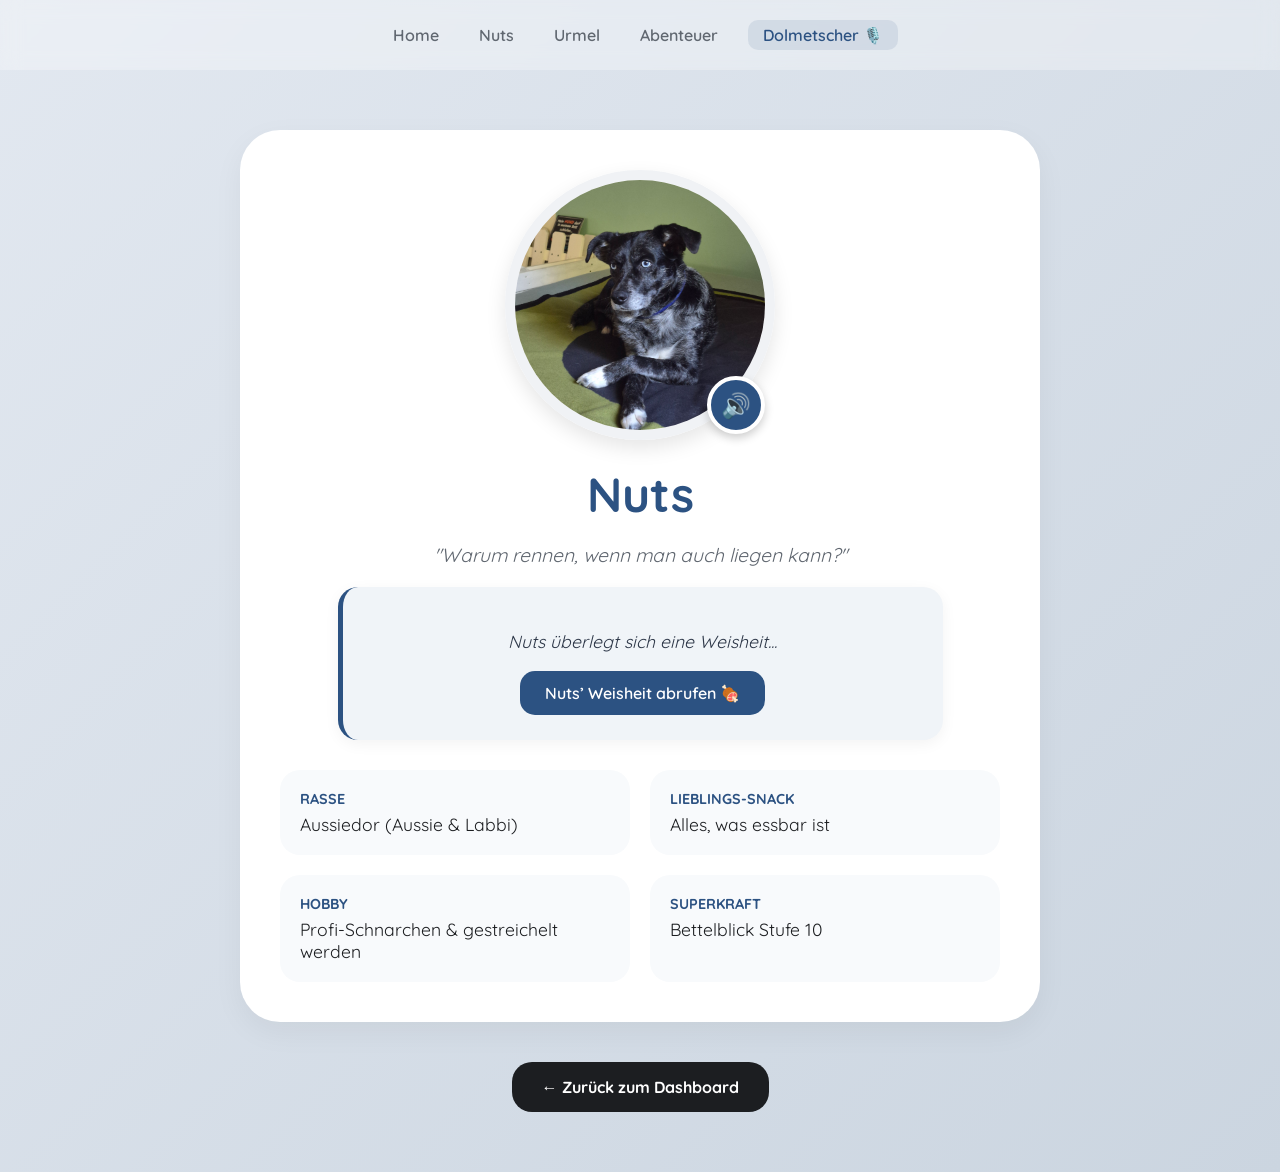
<file: nuts.html>
<!DOCTYPE html>
<html lang="de">
<head>
    <meta charset="UTF-8">
    <meta name="viewport" content="width=device-width, initial-scale=1.0">
    <link rel="stylesheet" href="style.css">
    <link href="https://fonts.googleapis.com/css2?family=Quicksand:wght@400;600;700&display=swap" rel="stylesheet">
    
    <script type="module" src="https://pyscript.net/releases/2024.1.1/core.js"></script>
    
    <title>Profil von Nuts</title>
    <style>
        /* Verhindert das Aufflackern des Codes beim Laden */
        script[type="py"] { display: none; }
    </style>
</head>
<body style="background-color: #f0f2f5; color: #1c1e21; margin: 0; font-family: 'Quicksand', sans-serif;">

    <nav style="display: flex; justify-content: center; padding: 20px; gap: 20px; font-weight: 600; flex-wrap: wrap;">
        <a href="index.html" style="text-decoration: none; color: #606770; padding: 5px 10px;">Home</a>
        <a href="nuts.html" style="text-decoration: none; color: #606770; padding: 5px 10px;">Nuts</a>
        <a href="urmel.html" style="text-decoration: none; color: #606770; padding: 5px 10px;">Urmel</a>
        <a href="abenteuer.html" style="text-decoration: none; color: #606770; padding: 5px 10px;">Abenteuer</a>
        <a href="Wuff-O-Meter.html" style="text-decoration: none; color: #2c5282; background: rgba(44, 82, 130, 0.1); border-radius: 10px; padding: 5px 15px;">Dolmetscher 🎙️</a>
    </nav>

    <audio id="nuts-sound" src="nuts_audio.mp3" preload="auto"></audio>

    <div style="max-width: 800px; margin: 40px auto; padding: 20px;">
        
        <div style="background: white; border-radius: 40px; padding: 40px; text-align: center; box-shadow: 0 10px 30px rgba(0,0,0,0.05);">
            
            <div style="position: relative; display: inline-block;">
                <img src="nuts_profil.jpg" 
                     onclick="document.getElementById('nuts-sound').play()" 
                     onmouseover="this.style.transform='scale(1.05)';" 
                     onmouseout="this.style.transform='scale(1)';"
                     style="width: 250px; height: 250px; border-radius: 50%; border: 10px solid #f0f2f5; object-fit: cover; cursor: pointer; transition: all 0.3s cubic-bezier(0.175, 0.885, 0.32, 1.275); box-shadow: 0 8px 20px rgba(0,0,0,0.1);"
                     alt="Nuts Profilbild">
                
                <div style="position: absolute; bottom: 10px; right: 10px; background: #2c5282; color: white; width: 50px; height: 50px; border-radius: 50%; display: flex; align-items: center; justify-content: center; font-size: 1.5em; border: 4px solid white; box-shadow: 0 4px 10px rgba(0,0,0,0.2);">
                    🔊
                </div>
            </div>

            <h1 style="color: #2c5282; font-size: 3em; margin: 20px 0 10px 0; font-weight: 700;">Nuts</h1>
            <p style="font-size: 1.2em; color: #606770; font-style: italic; margin-bottom: 20px;">
                "Warum rennen, wenn man auch liegen kann?"
            </p>

            <div style="background: #f0f4f8; border-radius: 20px; padding: 25px; margin: 20px auto; max-width: 550px; border-left: 5px solid #2c5282; box-shadow: 0 4px 15px rgba(0,0,0,0.05);">
                <p id="quote-display" style="font-style: italic; font-size: 1.1em; color: #2d3748; margin-bottom: 15px; min-height: 1.5em;">
                    Nuts überlegt sich eine Weisheit...
                </p>
                <button py-click="new_quote" style="background: #2c5282; color: white; border: none; padding: 12px 25px; border-radius: 15px; cursor: pointer; font-family: 'Quicksand'; font-weight: 600; font-size: 1em; transition: 0.3s;">
                    Nuts’ Weisheit abrufen 🍖
                </button>
            </div>

            <div style="display: grid; grid-template-columns: 1fr 1fr; gap: 20px; text-align: left; margin-top: 30px;">
                <div style="background: #f8fafc; padding: 20px; border-radius: 20px;">
                    <div style="font-weight: 700; color: #2c5282; font-size: 0.9em; text-transform: uppercase; margin-bottom: 5px;">Rasse</div>
                    <div style="font-size: 1.1em;">Aussiedor (Aussie & Labbi)</div>
                </div>
                <div style="background: #f8fafc; padding: 20px; border-radius: 20px;">
                    <div style="font-weight: 700; color: #2c5282; font-size: 0.9em; text-transform: uppercase; margin-bottom: 5px;">Lieblings-Snack</div>
                    <div style="font-size: 1.1em;">Alles, was essbar ist</div>
                </div>
                <div style="background: #f8fafc; padding: 20px; border-radius: 20px;">
                    <div style="font-weight: 700; color: #2c5282; font-size: 0.9em; text-transform: uppercase; margin-bottom: 5px;">Hobby</div>
                    <div style="font-size: 1.1em;">Profi-Schnarchen & gestreichelt werden</div>
                </div>
                <div style="background: #f8fafc; padding: 20px; border-radius: 20px;">
                    <div style="font-weight: 700; color: #2c5282; font-size: 0.9em; text-transform: uppercase; margin-bottom: 5px;">Superkraft</div>
                    <div style="font-size: 1.1em;">Bettelblick Stufe 10</div>
                </div>
            </div>
        </div>

        <div style="text-align: center; margin-top: 40px;">
            <a href="index.html" style="text-decoration: none; background: #1c1e21; color: white; padding: 15px 30px; border-radius: 20px; font-weight: 700; display: inline-block;">
                ← Zurück zum Dashboard
            </a>
        </div>
    </div>

    <script type="py">
import random
from pyscript import document

def new_quote(event):
    quotes = [
        "„Ich starre nicht. Ich warte nur darauf, dass die Schwerkraft dein Schnitzel zu mir bringt.“ 🥩",
        "„Ein Tag ohne Nickerchen ist ein verlorener Tag.“ 😴",
        "„Wurst ist die Antwort. Die Frage ist eigentlich egal.“ 🌭",
        "„Ich höre dir genau zu. Solange deine Hand in der Leckerli-Tüte raschelt.“ 👂",
        "„Der klügere Hund gibt nach – und zwar direkt vor dem Kühlschrank.“ 🧀"
    ]
    # Hier wird nur der Text geändert
    document.getElementById("quote-display").innerHTML = random.choice(quotes)
    
    # Der Sound-Teil wurde hier gelöscht!
</script>

</body>
</html>
</file>
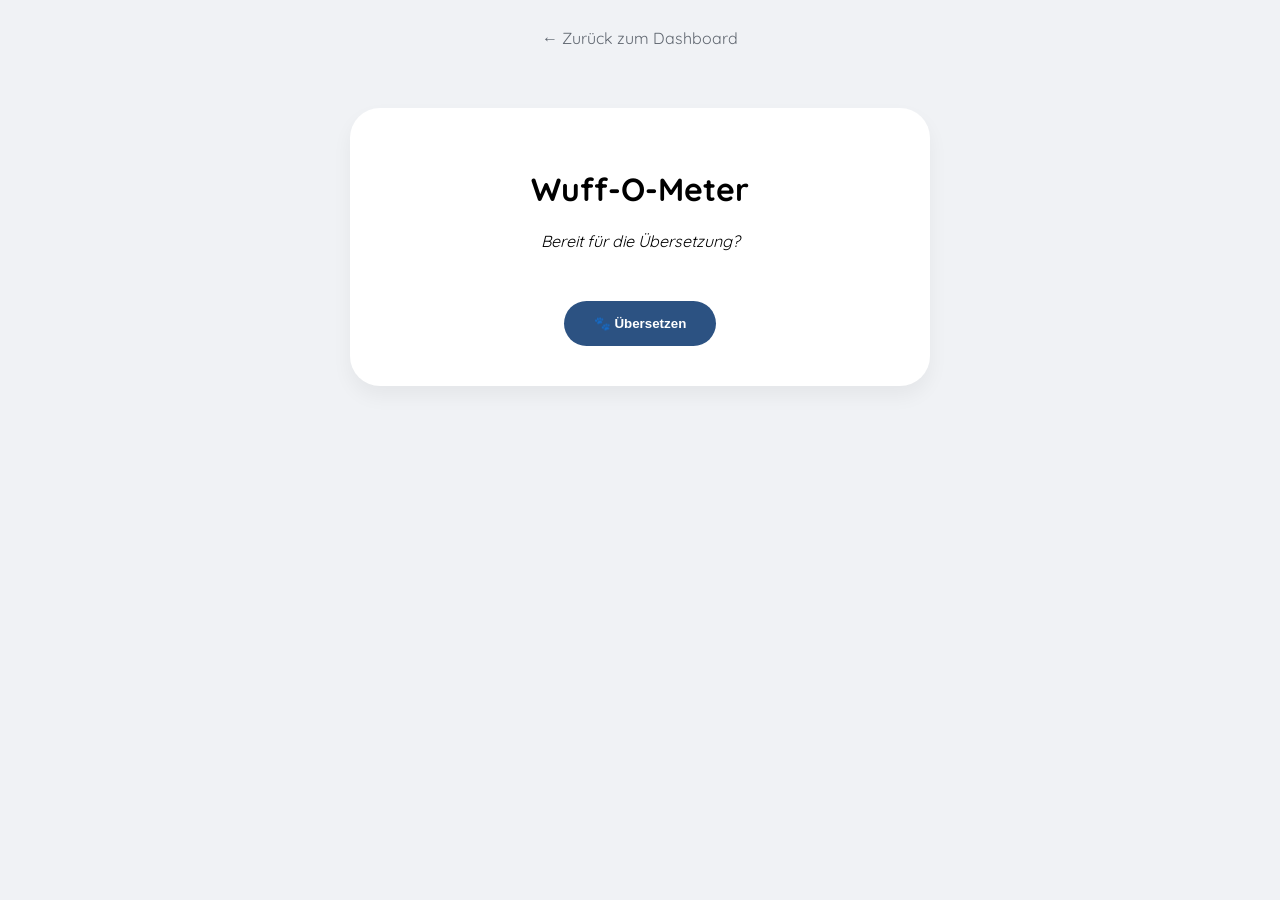
<file: Wuff-O-Meter.html>
<!DOCTYPE html>
<html lang="de">
<head>
    <meta charset="UTF-8">
    <script type="module" src="https://pyscript.net/releases/2024.1.1/core.js"></script>
    <link href="https://fonts.googleapis.com/css2?family=Quicksand:wght@400;600;700&display=swap" rel="stylesheet">
    <style>
        /* Versteckt den Python-Code, bis PyScript geladen ist */
        script[type="py"] { display: none; }
        body { font-family: 'Quicksand', sans-serif; background-color: #f0f2f5; text-align: center; }
        .card { background: white; border-radius: 30px; padding: 40px; max-width: 500px; margin: 40px auto; box-shadow: 0 10px 20px rgba(0,0,0,0.05); }
        .btn-main { background: #2c5282; color: white; border: none; padding: 15px 30px; border-radius: 50px; cursor: pointer; font-weight: 700; }
    </style>
</head>
<body>

    <nav style="padding: 20px; gap: 20px; display: flex; justify-content: center;">
        <a href="index.html" style="text-decoration: none; color: #606770;">← Zurück zum Dashboard</a>
    </nav>

    <div class="card">
        <h1>Wuff-O-Meter</h1>
        <div id="output" style="margin: 20px; min-height: 50px; font-style: italic;">Bereit für die Übersetzung?</div>
        <button class="btn-main" py-click="translate">🐾 Übersetzen</button>
    </div>

    <audio id="b1" src="bellen_1.mp3"></audio>
    <audio id="b2" src="bellen_2.mp3"></audio>
    <audio id="b3" src="bellen_3.mp3"></audio>
    <audio id="b4" src="bellen_4.mp3"></audio>
    <audio id="b5" src="bellen_5.mp3"></audio>

    <script type="py">
import random
import asyncio
from pyscript import document

async def translate(event):
    out = document.getElementById("output")
    out.innerHTML = "Analysiere Wuff..."
    
    # Sound abspielen
    try:
        s_id = random.choice(["b1", "b2", "b3", "b4", "b5"])
        document.getElementById(s_id).play()
    except:
        pass

    await asyncio.sleep(1)
    
    ans = [
        "Hunger! Immer Hunger!", 
        "Da war ein Eichhörnchen!", 
        "Kraul mich jetzt!", 
        "Lass uns Gassi gehen!"
    ]
    out.innerHTML = random.choice(ans)
    </script>
</body>
</html>
</file>
<file: style.css>
/* --- BASIS-STILE --- */
body {
    background: linear-gradient(135deg, #e2e8f0 0%, #cbd5e0 100%);
    color: #1c1e21;
    margin: 0;
    font-family: 'Quicksand', sans-serif;
    min-height: 100vh;
}

/* --- NAVIGATION --- */
nav {
    display: flex;
    justify-content: center;
    padding: 20px;
    gap: 20px;
    font-weight: 600;
    flex-wrap: wrap;
    background: rgba(255, 255, 255, 0.3);
    backdrop-filter: blur(10px);
}

nav a {
    text-decoration: none;
    color: #4a5568;
    padding: 8px 16px;
    border-radius: 12px;
    transition: none; /* Keine Übergänge */
}

/* --- CONTAINER & CARDS --- */
.container {
    max-width: 1000px;
    margin: 40px auto;
    padding: 20px;
}

.card {
    background: rgba(255, 255, 255, 0.7);
    backdrop-filter: blur(15px);
    border-radius: 30px;
    padding: 40px;
    box-shadow: 0 10px 30px rgba(0, 0, 0, 0.05);
    border: 1px solid rgba(255, 255, 255, 0.3);
}

/* --- BUTTONS --- */
button, .button {
    background: #2c5282;
    color: white;
    border: none;
    padding: 12px 25px;
    border-radius: 15px;
    cursor: pointer;
    font-family: 'Quicksand';
    font-weight: 600;
    font-size: 1em;
    display: inline-block;
    text-decoration: none;
}

/* --- BILDER --- */
img {
    border-radius: 20px;
    max-width: 100%;
    height: auto;
    /* Keine Animationen oder Skalierungen mehr */
}

/* --- SPEZIELLE ELEMENTE (Lautsprecher etc.) --- */
.speaker-button {
    background: #38a169;
    color: white;
    width: 50px;
    height: 50px;
    border-radius: 50%;
    display: flex;
    align-items: center;
    justify-content: center;
    font-size: 1.5em;
    border: 4px solid white;
    box-shadow: 0 4px 10px rgba(0, 0, 0, 0.1);
    cursor: pointer;
}

/* --- GRID LAYOUT --- */
.grid {
    display: grid;
    grid-template-columns: repeat(auto-fit, minmax(250px, 1fr));
    gap: 20px;
    margin-top: 30px;
}
</file>
